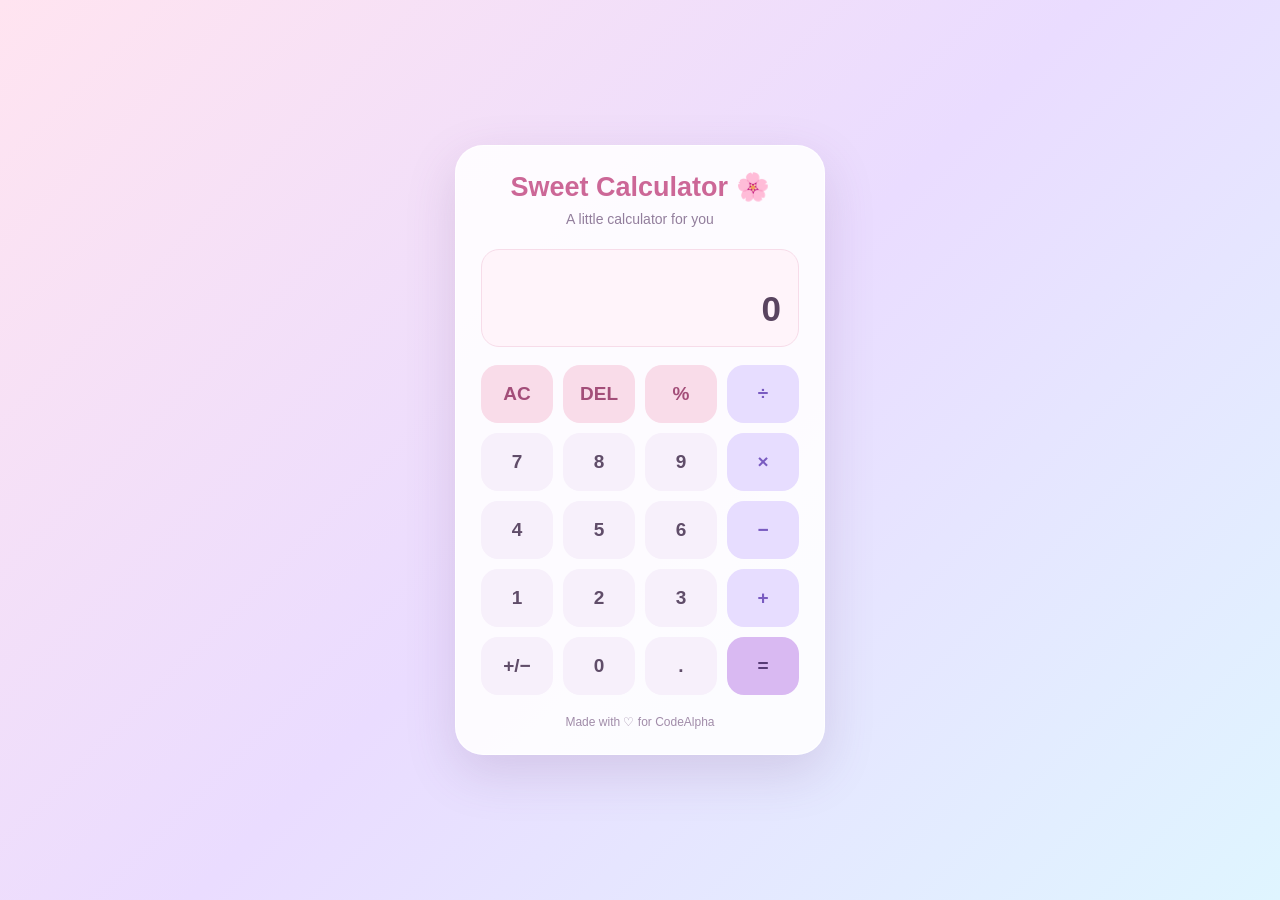
<file: Task 2 CodeAlpha_Calculator/index.html>
<!DOCTYPE html>
<html lang="en">
<head>
    <meta charset="UTF-8">
    <meta name="viewport" content="width=device-width, initial-scale=1.0">
    <title>Sweet Calc | CodeAlpha</title>
    <link rel="stylesheet" href="style.css">
</head>
<body>

    <main class="calculator">
        <header>
            <h1>Sweet Calculator 🌸</h1>
            <p>A little calculator for you</p>
        </header>

        <section class="display" aria-label="Calculator display">
            <div id="expression" class="expression"></div>
            <input
                id="result"
                type="text"
                value="0"
                aria-label="Calculator result"
                readonly
            >
        </section>

        <section class="buttons" aria-label="Calculator buttons">
            <button class="utility" data-action="clear">AC</button>
            <button class="utility" data-action="delete">DEL</button>
            <button class="utility" data-action="percent">%</button>
            <button class="operator" data-operator="/">÷</button>

            <button data-number="7">7</button>
            <button data-number="8">8</button>
            <button data-number="9">9</button>
            <button class="operator" data-operator="*">×</button>

            <button data-number="4">4</button>
            <button data-number="5">5</button>
            <button data-number="6">6</button>
            <button class="operator" data-operator="-">−</button>

            <button data-number="1">1</button>
            <button data-number="2">2</button>
            <button data-number="3">3</button>
            <button class="operator" data-operator="+">+</button>

            <button data-action="sign">+/−</button>
            <button data-number="0">0</button>
            <button data-action="decimal">.</button>
            <button class="equals" data-action="equals">=</button>
        </section>

        <footer>Made with ♡ for CodeAlpha</footer>
    </main>

    <script src="script.js"></script>
</body>
</html>
</file>
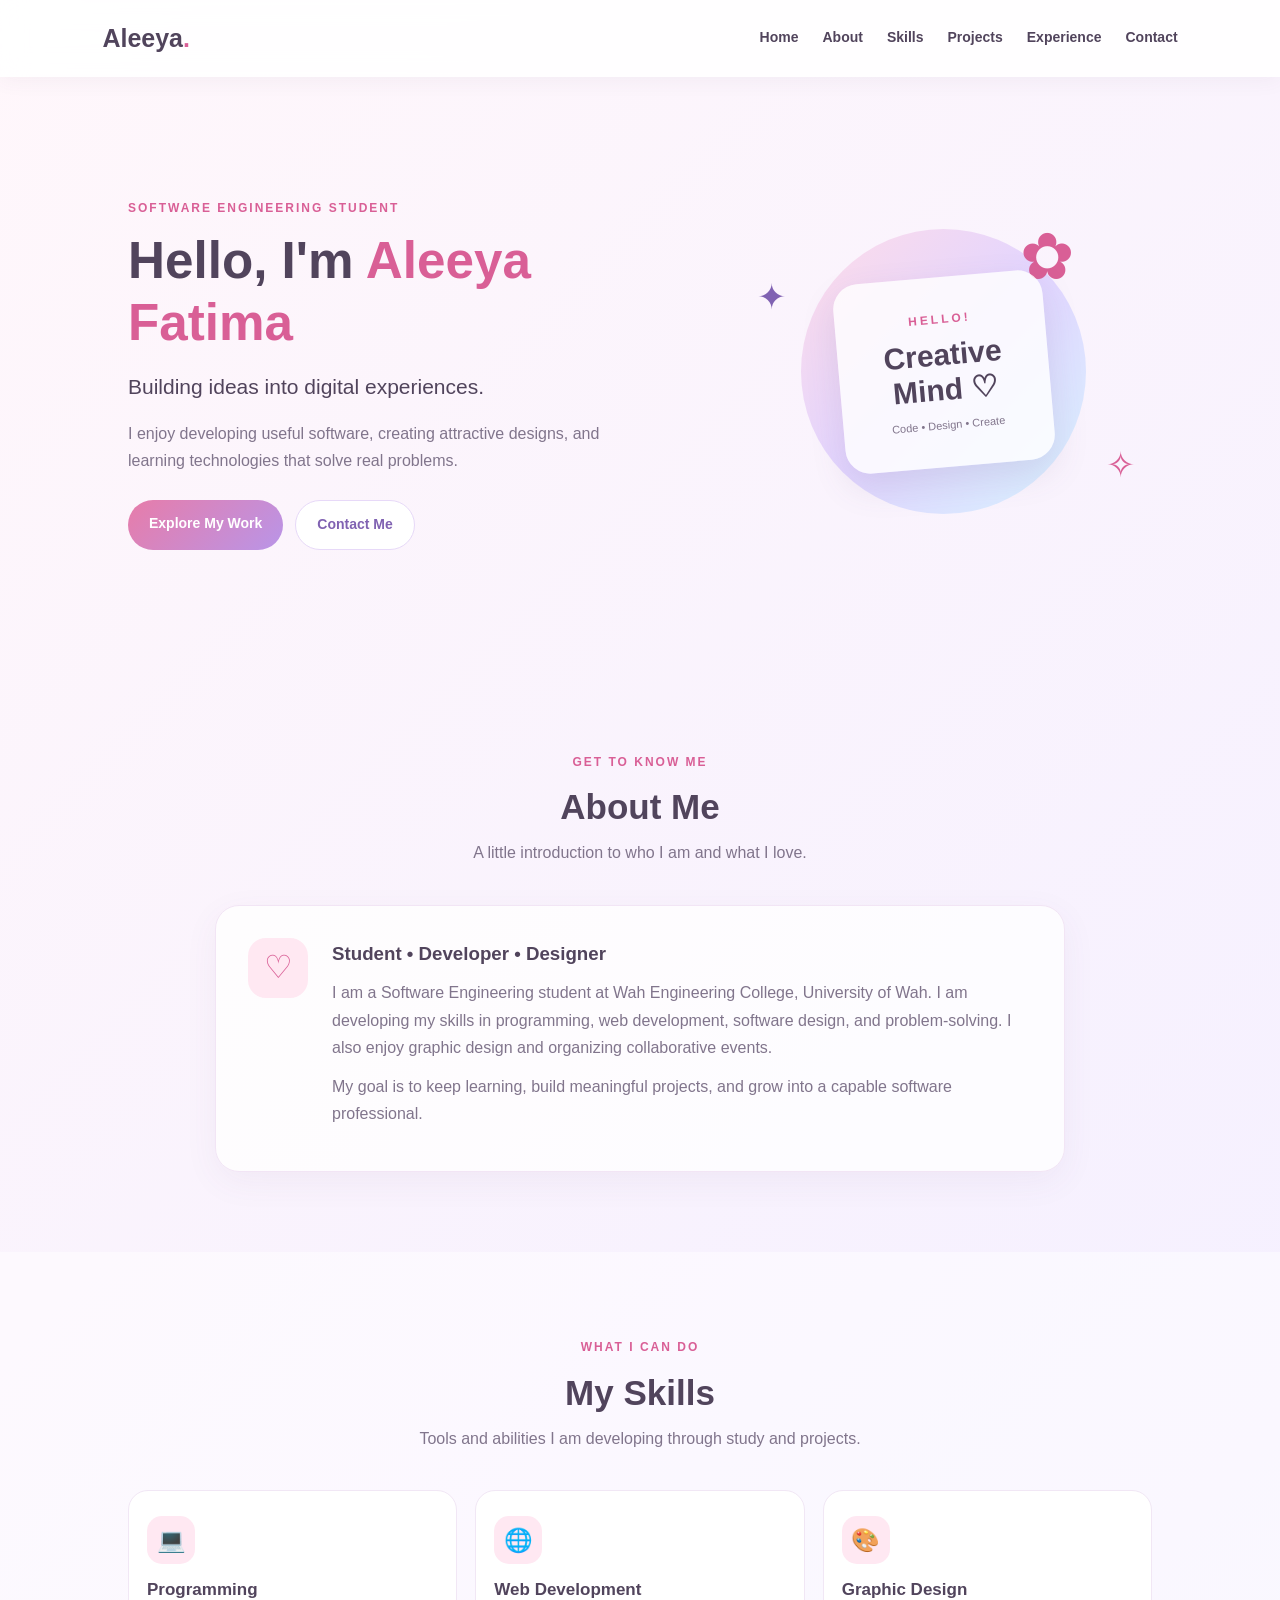
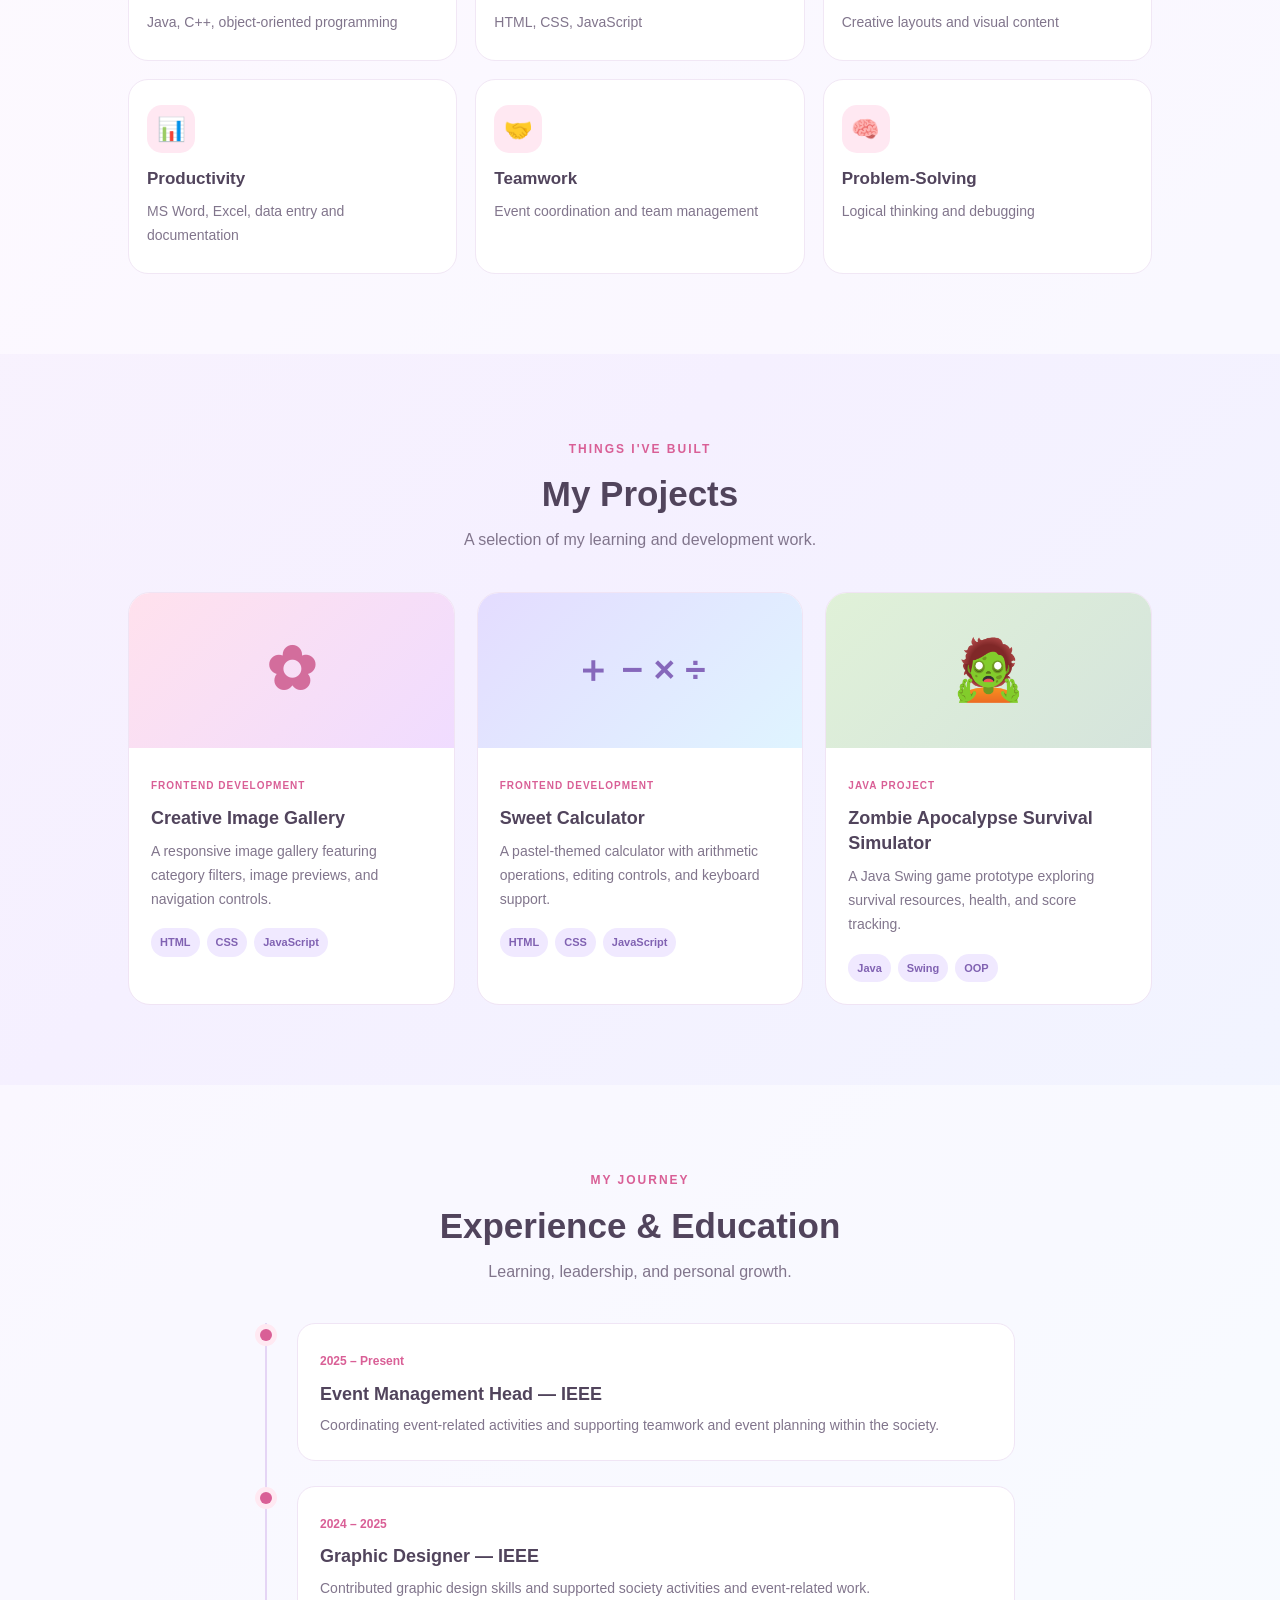
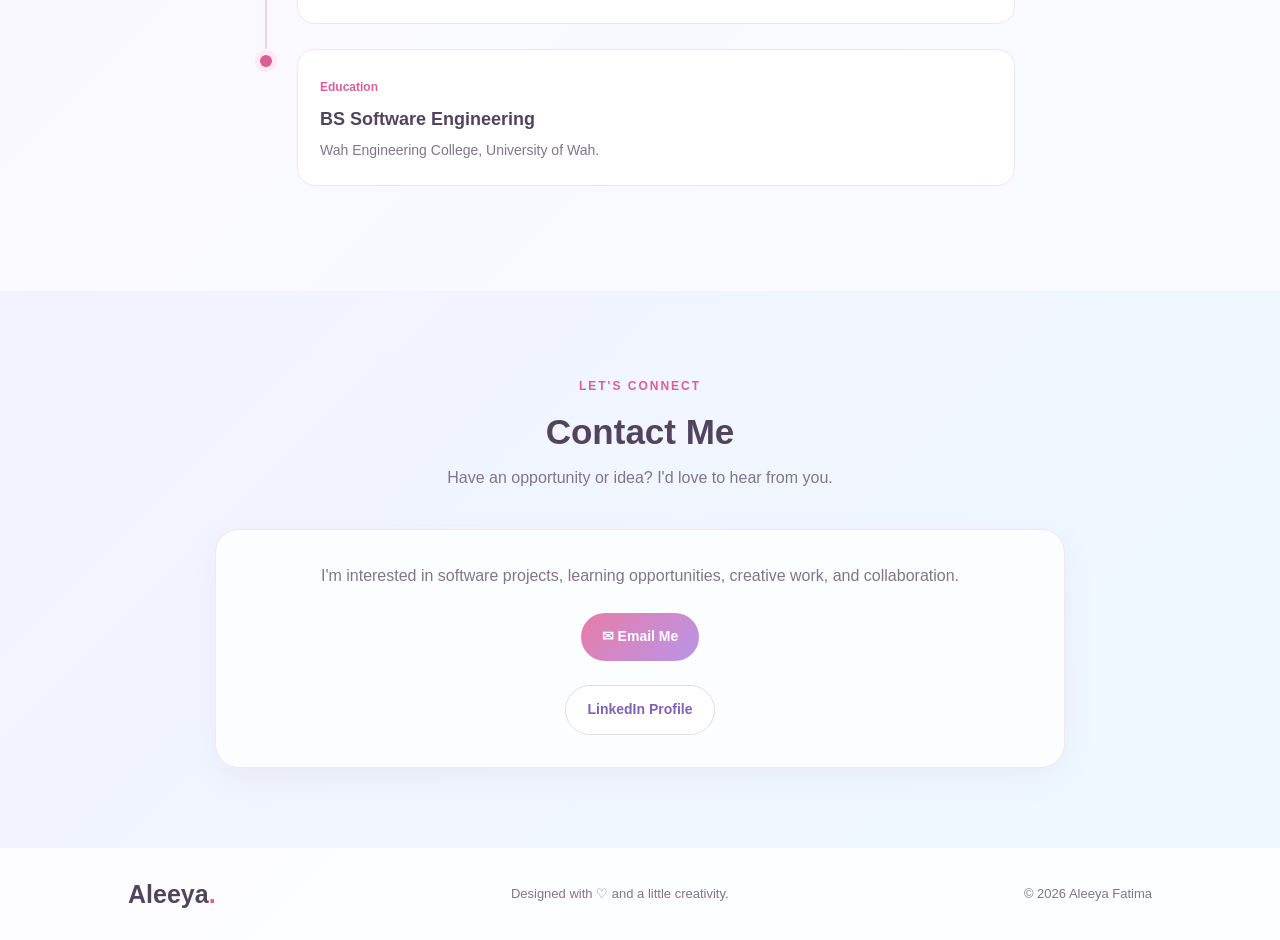
<file: Task 3 CodeAlpha_Portfolio/index.html>
<!DOCTYPE html>
<html lang="en">
<head>
    <meta charset="UTF-8">
    <meta name="viewport" content="width=device-width, initial-scale=1.0">
    <meta name="description" content="Personal portfolio showcasing software engineering projects, technical skills, design, and leadership.">
    <title>Aleeya Fatima | Portfolio</title>
    <link rel="stylesheet" href="style.css">
    <script src="script.js" defer></script>
</head>
<body>

    <nav class="navbar">
        <a class="logo" href="#home">Aleeya<span>.</span></a>

        <button class="menu-toggle" id="menuToggle"
                aria-label="Toggle navigation" aria-expanded="false">
            ☰
        </button>

        <div class="nav-links" id="navLinks">
            <a href="#home">Home</a>
            <a href="#about">About</a>
            <a href="#skills">Skills</a>
            <a href="#projects">Projects</a>
            <a href="#experience">Experience</a>
            <a href="#contact">Contact</a>
        </div>
    </nav>

    <main>
        <section class="hero" id="home">
            <div class="hero-content">
                <span class="eyebrow">SOFTWARE ENGINEERING STUDENT</span>
                <h1>Hello, I'm <span>Aleeya Fatima</span></h1>
                <h2>Building ideas into digital experiences.</h2>
                <p>
                    I enjoy developing useful software, creating attractive
                    designs, and learning technologies that solve real problems.
                </p>

                <div class="hero-buttons">
                    <a class="btn primary" href="#projects">Explore My Work</a>
                    <a class="btn secondary" href="#contact">Contact Me</a>
                </div>
            </div>

            <div class="hero-art" aria-label="Decorative illustration">
                <div class="art-circle">
                    <span class="art-flower">✿</span>
                    <div class="art-card">
                        <span>HELLO!</span>
                        <strong>Creative<br>Mind ♡</strong>
                        <small>Code • Design • Create</small>
                    </div>
                </div>
                <span class="sparkle sparkle-one">✦</span>
                <span class="sparkle sparkle-two">✧</span>
            </div>
        </section>

        <section class="section" id="about">
            <div class="section-heading">
                <span class="eyebrow">GET TO KNOW ME</span>
                <h2>About Me</h2>
                <p>A little introduction to who I am and what I love.</p>
            </div>

            <div class="about-card">
                <div class="about-icon">♡</div>
                <div>
                    <h3>Student • Developer • Designer</h3>
                    <p>
                        I am a Software Engineering student at Wah Engineering
                        College, University of Wah. I am developing my skills
                        in programming, web development, software design, and
                        problem-solving. I also enjoy graphic design and
                        organizing collaborative events.
                    </p>
                    <p>
                        My goal is to keep learning, build meaningful projects,
                        and grow into a capable software professional.
                    </p>
                </div>
            </div>
        </section>

        <section class="section skills-section" id="skills">
            <div class="section-heading">
                <span class="eyebrow">WHAT I CAN DO</span>
                <h2>My Skills</h2>
                <p>Tools and abilities I am developing through study and projects.</p>
            </div>

            <div class="skills-grid">
                <article class="skill-card">
                    <span>💻</span>
                    <h3>Programming</h3>
                    <p>Java, C++, object-oriented programming</p>
                </article>

                <article class="skill-card">
                    <span>🌐</span>
                    <h3>Web Development</h3>
                    <p>HTML, CSS, JavaScript</p>
                </article>

                <article class="skill-card">
                    <span>🎨</span>
                    <h3>Graphic Design</h3>
                    <p>Creative layouts and visual content</p>
                </article>

                <article class="skill-card">
                    <span>📊</span>
                    <h3>Productivity</h3>
                    <p>MS Word, Excel, data entry and documentation</p>
                </article>

                <article class="skill-card">
                    <span>🤝</span>
                    <h3>Teamwork</h3>
                    <p>Event coordination and team management</p>
                </article>

                <article class="skill-card">
                    <span>🧠</span>
                    <h3>Problem-Solving</h3>
                    <p>Logical thinking and debugging</p>
                </article>
            </div>
        </section>

        <section class="section" id="projects">
            <div class="section-heading">
                <span class="eyebrow">THINGS I'VE BUILT</span>
                <h2>My Projects</h2>
                <p>A selection of my learning and development work.</p>
            </div>

            <div class="projects-grid">
                <article class="project-card">
                    <div class="project-art gallery-art">✿</div>
                    <div class="project-info">
                        <span class="project-type">FRONTEND DEVELOPMENT</span>
                        <h3>Creative Image Gallery</h3>
                        <p>
                            A responsive image gallery featuring category
                            filters, image previews, and navigation controls.
                        </p>
                        <div class="tags">
                            <span>HTML</span><span>CSS</span><span>JavaScript</span>
                        </div>
                    </div>
                </article>

                <article class="project-card">
                    <div class="project-art calculator-art">＋ − × ÷</div>
                    <div class="project-info">
                        <span class="project-type">FRONTEND DEVELOPMENT</span>
                        <h3>Sweet Calculator</h3>
                        <p>
                            A pastel-themed calculator with arithmetic
                            operations, editing controls, and keyboard support.
                        </p>
                        <div class="tags">
                            <span>HTML</span><span>CSS</span><span>JavaScript</span>
                        </div>
                    </div>
                </article>

                <article class="project-card">
                    <div class="project-art zombie-art">🧟</div>
                    <div class="project-info">
                        <span class="project-type">JAVA PROJECT</span>
                        <h3>Zombie Apocalypse Survival Simulator</h3>
                        <p>
                            A Java Swing game prototype exploring survival
                            resources, health, and score tracking.
                        </p>
                        <div class="tags">
                            <span>Java</span><span>Swing</span><span>OOP</span>
                        </div>
                    </div>
                </article>
            </div>
        </section>

        <section class="section experience-section" id="experience">
            <div class="section-heading">
                <span class="eyebrow">MY JOURNEY</span>
                <h2>Experience & Education</h2>
                <p>Learning, leadership, and personal growth.</p>
            </div>

            <div class="timeline">
                <article class="timeline-item">
                    <span class="timeline-dot"></span>
                    <div class="timeline-card">
                        <span class="timeline-date">2025 – Present</span>
                        <h3>Event Management Head — IEEE</h3>
                        <p>
                            Coordinating event-related activities and supporting
                            teamwork and event planning within the society.
                        </p>
                    </div>
                </article>

                <article class="timeline-item">
                    <span class="timeline-dot"></span>
                    <div class="timeline-card">
                        <span class="timeline-date">2024 – 2025</span>
                        <h3>Graphic Designer — IEEE</h3>
                        <p>
                            Contributed graphic design skills and supported
                            society activities and event-related work.
                        </p>
                    </div>
                </article>

                <article class="timeline-item">
                    <span class="timeline-dot"></span>
                    <div class="timeline-card">
                        <span class="timeline-date">Education</span>
                        <h3>BS Software Engineering</h3>
                        <p>Wah Engineering College, University of Wah.</p>
                    </div>
                </article>
            </div>
        </section>

        <section class="section contact-section" id="contact">
            <div class="section-heading">
                <span class="eyebrow">LET'S CONNECT</span>
                <h2>Contact Me</h2>
                <p>Have an opportunity or idea? I'd love to hear from you.</p>
            </div>

            <div class="contact-card">
                <p>
                    I'm interested in software projects, learning opportunities,
                    creative work, and collaboration.
                </p>
<a class="btn primary"
   href="https://mail.google.com/mail/?view=cm&fs=1&to=uw-24-sw-bs-006@wecuw.edu.pk"
   target="_blank"
   rel="noopener noreferrer">
    ✉ Email Me
</a>
<a class="btn secondary"
   href="https://www.linkedin.com/in/aleeya-fatima-693b96315/"
   target="_blank"
   rel="noopener noreferrer">
    LinkedIn Profile
</a>
            </div>
        </section>
    </main>

    <footer class="footer">
        <a class="logo" href="#home">Aleeya<span>.</span></a>
        <p>Designed with ♡ and a little creativity.</p>
        <p>© <span id="year"></span> Aleeya Fatima</p>
    </footer>

</body>
</html>
</file>
<file: Task 2 CodeAlpha_Calculator/style.css>
* {
    box-sizing: border-box;
    margin: 0;
    padding: 0;
}

body {
    min-height: 100vh;
    display: flex;
    align-items: center;
    justify-content: center;
    padding: 24px;

    font-family: Arial, sans-serif;
    background: linear-gradient(135deg, #ffe4f0, #eadcff, #dff5ff);
    color: #55445d;
}

.calculator {
    width: 100%;
    max-width: 370px;
    padding: 25px;

    background: rgba(255, 255, 255, 0.88);
    border: 1px solid rgba(255, 255, 255, 0.9);
    border-radius: 28px;
    box-shadow: 0 18px 50px rgba(116, 79, 128, 0.18);
}

header {
    text-align: center;
    margin-bottom: 22px;
}

header h1 {
    color: #cc6797;
    font-size: 27px;
    margin-bottom: 8px;
}

header p {
    color: #927e9c;
    font-size: 14px;
}

.display {
    min-width: 0;
    padding: 17px;
    margin-bottom: 18px;

    background: #fff4fa;
    border: 1px solid #f7dce9;
    border-radius: 18px;
    text-align: right;
}

.expression {
    min-height: 22px;
    color: #a18ca9;
    font-size: 14px;
    overflow-wrap: anywhere;
}

#result {
    width: 100%;
    border: none;
    outline: none;
    background: transparent;
    color: #59445f;
    font-size: 35px;
    font-weight: bold;
    text-align: right;
}

.buttons {
    display: grid;
    grid-template-columns: repeat(4, minmax(0, 1fr));
    gap: 10px;
}

.buttons button {
    min-width: 0;
    height: 58px;

    border: none;
    border-radius: 17px;
    background: #f7f0fb;
    color: #604d69;

    font-size: 19px;
    font-weight: 600;
    cursor: pointer;

    transition: transform 0.15s ease, background 0.15s ease;
}

.buttons button:hover {
    transform: translateY(-2px);
    background: #eedff8;
}

.buttons button:active {
    transform: scale(0.96);
}

.buttons .utility {
    background: #f9dce9;
    color: #a34e79;
}

.buttons .operator {
    background: #e7ddff;
    color: #795bc1;
}

.buttons .equals {
    background: #d9b9f2;
    color: #563b75;
}

footer {
    text-align: center;
    color: #a18ca9;
    font-size: 12px;
    margin-top: 20px;
}

@media (max-width: 400px) {
    .calculator {
        padding: 18px;
    }

    .buttons {
        gap: 8px;
    }

    .buttons button {
        height: 52px;
    }
}
</file>
<file: Task 3 CodeAlpha_Portfolio/style.css>
* {
    box-sizing: border-box;
    margin: 0;
    padding: 0;
}

:root {
    --pink: #d95f96;
    --pink-light: #ffe8f2;
    --lavender: #eee7ff;
    --purple: #8062b2;
    --text: #51445c;
    --muted: #81758c;
    --white: #ffffff;
}

html {
    scroll-behavior: smooth;
    scroll-padding-top: 85px;
}

body {
    font-family: Arial, sans-serif;
    color: var(--text);
    background: linear-gradient(135deg, #fff7fb, #f5f0ff, #eef9ff);
    line-height: 1.7;
}

a {
    text-decoration: none;
    color: inherit;
}

.navbar {
    position: sticky;
    top: 0;
    z-index: 100;
    display: flex;
    justify-content: space-between;
    align-items: center;
    padding: 17px 8%;
    background: rgba(255, 255, 255, 0.9);
    backdrop-filter: blur(12px);
    box-shadow: 0 3px 20px rgba(95, 68, 108, 0.06);
}

.logo {
    font-size: 25px;
    font-weight: bold;
    color: var(--text);
}

.logo span {
    color: var(--pink);
}

.nav-links {
    display: flex;
    align-items: center;
    gap: 24px;
}

.nav-links a {
    font-size: 14px;
    font-weight: 600;
    transition: color 0.2s;
}

.nav-links a:hover {
    color: var(--pink);
}

.menu-toggle {
    display: none;
    border: none;
    background: var(--pink-light);
    color: var(--pink);
    border-radius: 10px;
    padding: 8px 12px;
    font-size: 22px;
    cursor: pointer;
}

.hero {
    min-height: 590px;
    display: grid;
    grid-template-columns: 1.15fr 0.85fr;
    align-items: center;
    gap: 45px;
    padding: 80px 10%;
}

.hero-content {
    max-width: 620px;
}

.eyebrow {
    display: inline-block;
    color: var(--pink);
    font-size: 12px;
    font-weight: bold;
    letter-spacing: 2px;
    margin-bottom: 12px;
}

.hero h1 {
    font-size: clamp(34px, 4vw, 53px);
    line-height: 1.2;
    margin-bottom: 16px;
}

.hero h1 span {
    color: var(--pink);
}

.hero h2 {
    font-size: 21px;
    font-weight: 500;
    margin-bottom: 15px;
}

.hero-content > p {
    max-width: 520px;
    color: var(--muted);
    margin-bottom: 26px;
}

.hero-buttons {
    display: flex;
    flex-wrap: wrap;
    gap: 12px;
}

.btn {
    display: inline-block;
    padding: 12px 21px;
    border-radius: 30px;
    font-size: 14px;
    font-weight: bold;
    transition: transform 0.2s, box-shadow 0.2s;
}

.btn:hover {
    transform: translateY(-3px);
    box-shadow: 0 8px 20px rgba(160, 94, 151, 0.16);
}

.primary {
    color: white;
    background: linear-gradient(135deg, #e77ca9, #b995e8);
}

.secondary {
    color: var(--purple);
    background: white;
    border: 1px solid #e7d9f8;
}

.hero-art {
    position: relative;
    display: grid;
    place-items: center;
    min-height: 350px;
}

.art-circle {
    width: 285px;
    height: 285px;
    border-radius: 50%;
    display: grid;
    place-items: center;
    background: linear-gradient(135deg, #ffdce9, #e2d5ff, #d7f3ff);
    position: relative;
}

.art-flower {
    position: absolute;
    top: -27px;
    right: 12px;
    font-size: 65px;
    color: var(--pink);
}

.art-card {
    display: flex;
    flex-direction: column;
    justify-content: center;
    align-items: center;
    gap: 9px;
    width: 210px;
    height: 190px;
    border-radius: 25px;
    background: rgba(255, 255, 255, 0.83);
    box-shadow: 0 14px 35px rgba(100, 74, 124, 0.13);
    transform: rotate(-5deg);
}

.art-card span {
    color: var(--pink);
    font-size: 12px;
    letter-spacing: 3px;
    font-weight: bold;
}

.art-card strong {
    font-size: 30px;
    line-height: 1.15;
    text-align: center;
}

.art-card small {
    color: var(--muted);
    font-size: 11px;
}

.sparkle {
    position: absolute;
    color: var(--purple);
    font-size: 35px;
}

.sparkle-one {
    left: 5%;
    top: 20%;
}

.sparkle-two {
    right: 4%;
    bottom: 15%;
    color: var(--pink);
}

.section {
    padding: 80px 10%;
}

.section-heading {
    text-align: center;
    max-width: 650px;
    margin: 0 auto 38px;
}

.section-heading h2 {
    font-size: 35px;
    line-height: 1.3;
    margin-bottom: 10px;
}

.section-heading > p {
    color: var(--muted);
}

.about-card,
.contact-card {
    max-width: 850px;
    margin: auto;
    padding: 32px;
    display: flex;
    gap: 24px;
    align-items: flex-start;
    border: 1px solid #f2e5f5;
    border-radius: 24px;
    background: rgba(255, 255, 255, 0.8);
    box-shadow: 0 10px 35px rgba(98, 72, 114, 0.06);
}

.about-icon {
    display: grid;
    place-items: center;
    flex-shrink: 0;
    width: 60px;
    height: 60px;
    border-radius: 18px;
    background: var(--pink-light);
    color: var(--pink);
    font-size: 32px;
}

.about-card h3 {
    margin-bottom: 10px;
}

.about-card p {
    color: var(--muted);
    margin-bottom: 12px;
}

.skills-section,
.experience-section {
    background: rgba(255, 255, 255, 0.45);
}

.skills-grid {
    display: grid;
    grid-template-columns: repeat(3, minmax(0, 1fr));
    gap: 18px;
}

.skill-card {
    padding: 25px 18px;
    border-radius: 20px;
    background: white;
    border: 1px solid #f1e7f5;
    transition: transform 0.25s, box-shadow 0.25s;
}

.skill-card:hover,
.project-card:hover {
    transform: translateY(-5px);
    box-shadow: 0 14px 30px rgba(102, 74, 122, 0.12);
}

.skill-card > span {
    display: inline-grid;
    place-items: center;
    width: 48px;
    height: 48px;
    border-radius: 15px;
    background: var(--pink-light);
    font-size: 23px;
    margin-bottom: 12px;
}

.skill-card h3 {
    font-size: 17px;
    margin-bottom: 6px;
}

.skill-card p,
.project-info p {
    font-size: 14px;
    color: var(--muted);
}

.projects-grid {
    display: grid;
    grid-template-columns: repeat(3, minmax(0, 1fr));
    gap: 22px;
}

.project-card {
    overflow: hidden;
    border-radius: 22px;
    border: 1px solid #f0e4f4;
    background: white;
    transition: transform 0.25s, box-shadow 0.25s;
}

.project-art {
    min-height: 155px;
    display: grid;
    place-items: center;
    font-size: 60px;
    font-weight: bold;
}

.gallery-art {
    background: linear-gradient(135deg, #ffe1ed, #f0dcff);
    color: #d36d9c;
}

.calculator-art {
    background: linear-gradient(135deg, #e4dcff, #dff4ff);
    color: #8668bb;
    font-size: 37px;
}

.zombie-art {
    background: linear-gradient(135deg, #e0f1d8, #d5e4dc);
}

.project-info {
    padding: 22px;
}

.project-type {
    font-size: 10px;
    letter-spacing: 1px;
    font-weight: bold;
    color: var(--pink);
}

.project-info h3 {
    font-size: 18px;
    line-height: 1.4;
    margin: 9px 0;
}

.tags {
    display: flex;
    flex-wrap: wrap;
    gap: 7px;
    margin-top: 17px;
}

.tags span {
    padding: 5px 9px;
    border-radius: 20px;
    color: var(--purple);
    background: #f0e9ff;
    font-size: 11px;
    font-weight: bold;
}

.timeline {
    max-width: 750px;
    margin: auto;
}

.timeline-item {
    position: relative;
    padding: 0 0 25px 30px;
    border-left: 2px solid #e5d5f5;
}

.timeline-item:last-child {
    border-left-color: transparent;
}

.timeline-dot {
    position: absolute;
    left: -7px;
    top: 6px;
    width: 12px;
    height: 12px;
    border-radius: 50%;
    background: var(--pink);
    box-shadow: 0 0 0 5px #ffe9f2;
}

.timeline-card {
    padding: 22px;
    border: 1px solid #f0e5f5;
    border-radius: 18px;
    background: white;
}

.timeline-date {
    font-size: 12px;
    color: var(--pink);
    font-weight: bold;
}

.timeline-card h3 {
    margin: 5px 0;
    font-size: 18px;
}

.timeline-card p {
    color: var(--muted);
    font-size: 14px;
}

.contact-card {
    display: flex;
    flex-direction: column;
    align-items: center;
    text-align: center;
}

.contact-card > p {
    color: var(--muted);
}

.contact-note {
    font-size: 12px;
}

.footer {
    display: flex;
    flex-wrap: wrap;
    align-items: center;
    justify-content: space-between;
    gap: 12px;
    padding: 25px 10%;
    background: rgba(255, 255, 255, 0.85);
    color: var(--muted);
    font-size: 13px;
}

@media (max-width: 950px) {
    .hero {
        padding: 65px 7%;
        gap: 20px;
    }

    .section {
        padding: 65px 7%;
    }

    .skills-grid {
        grid-template-columns: repeat(2, minmax(0, 1fr));
    }

    .projects-grid {
        grid-template-columns: repeat(2, minmax(0, 1fr));
    }

    .navbar {
        padding: 16px 6%;
    }

    .nav-links {
        gap: 14px;
    }
}

@media (max-width: 680px) {
    .navbar {
        flex-wrap: wrap;
    }

    .menu-toggle {
        display: block;
    }

    .nav-links {
        display: none;
        width: 100%;
        flex-direction: column;
        align-items: stretch;
        gap: 0;
        padding-top: 12px;
    }

    .nav-links.open {
        display: flex;
    }

    .nav-links a {
        padding: 10px 5px;
    }

    .hero {
        grid-template-columns: 1fr;
        text-align: center;
        padding: 65px 7% 45px;
    }

    .hero-content {
        margin: auto;
    }

    .hero-buttons {
        justify-content: center;
    }

    .hero-art {
        min-height: 290px;
    }

    .art-circle {
        width: 235px;
        height: 235px;
    }

    .art-card {
        width: 175px;
        height: 155px;
    }

    .art-card strong {
        font-size: 25px;
    }

    .section {
        padding: 55px 7%;
    }

    .section-heading h2 {
        font-size: 29px;
    }

    .about-card {
        flex-direction: column;
        padding: 24px;
    }

    .skills-grid,
    .projects-grid {
        grid-template-columns: 1fr;
    }

    .footer {
        flex-direction: column;
        text-align: center;
    }
}

@media (prefers-reduced-motion: reduce) {
    html {
        scroll-behavior: auto;
    }

    *,
    *::before,
    *::after {
        transition-duration: 0.01ms !important;
    }
}
</file>
